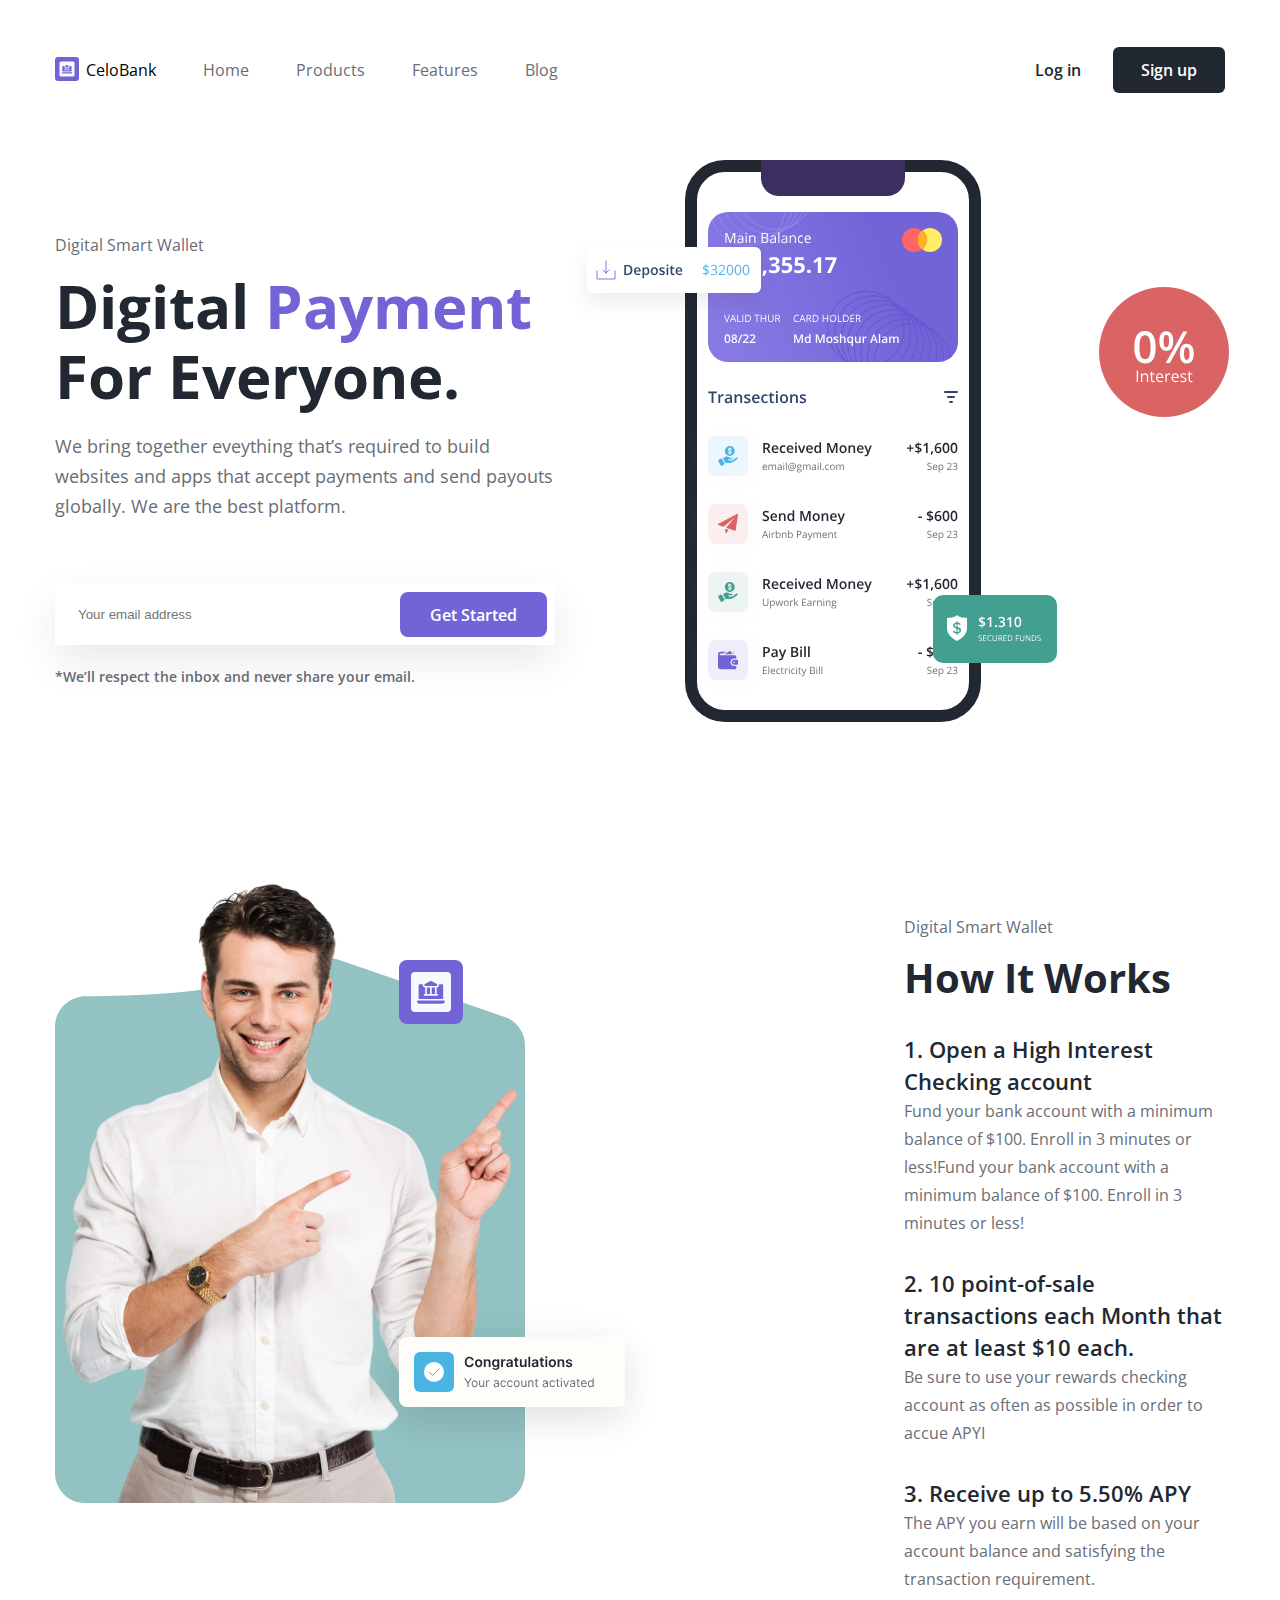
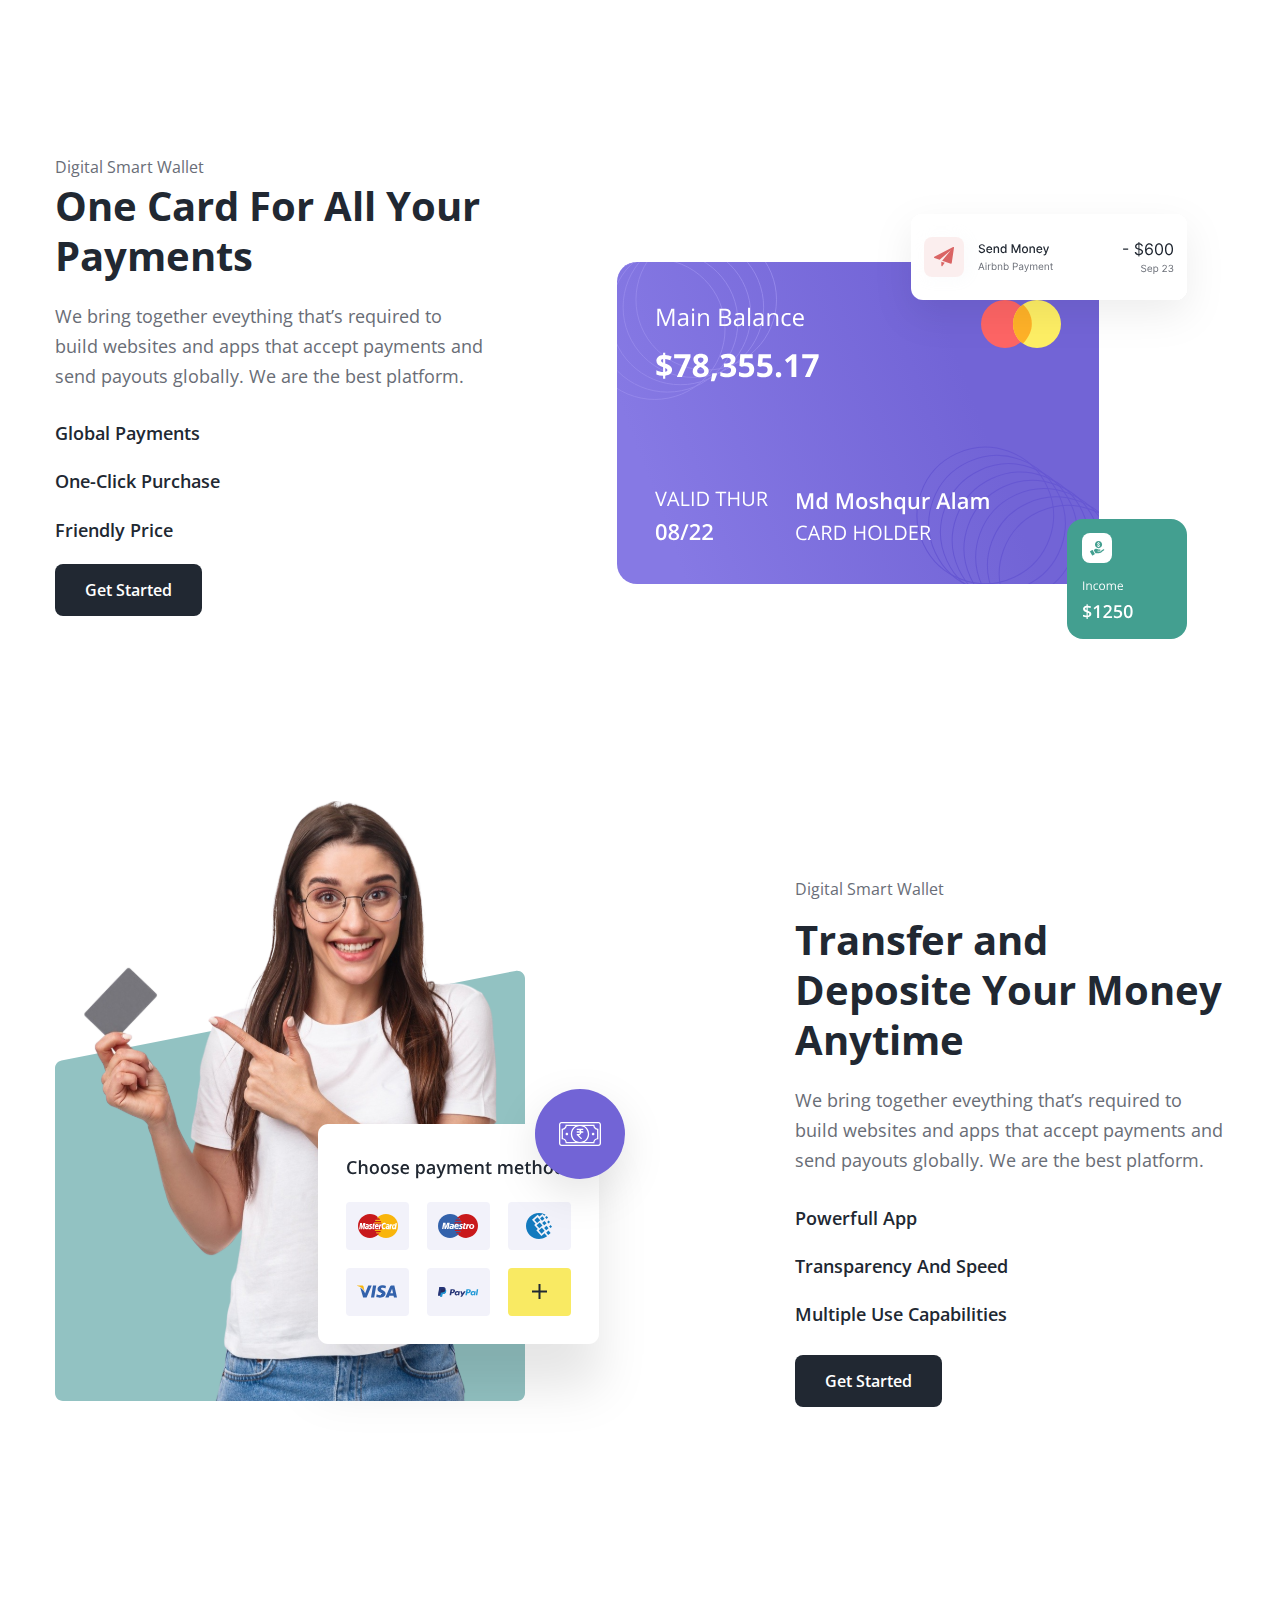
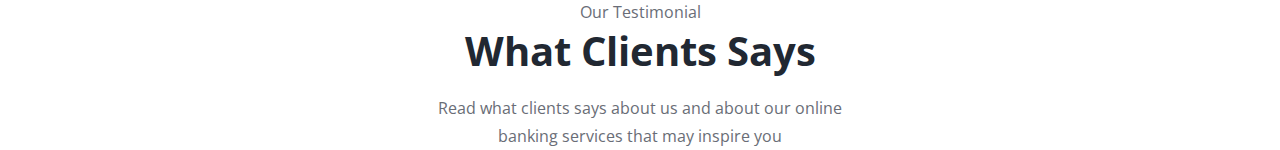
<file: index.html>
<!DOCTYPE html>
<html lang="en">
    <head>
        <link rel="preconnect" href="https://fonts.googleapis.com" />
        <link rel="preconnect" href="https://fonts.gstatic.com" crossorigin />
        <link
            href="https://fonts.googleapis.com/css2?family=Open+Sans:ital,wght@0,300..800;1,300..800&display=swap"
            rel="stylesheet"
        />
        <meta charset="UTF-8" />
        <link rel="stylesheet" href="./assets/style.css" />
        <link rel="stylesheet" href="./assets/reset.css" />
        <link rel="stylesheet" href="./assets/grid.css" />
        <title>FoMinz project-5</title>
    </head>
    <body>
        <div class="container">
            <!-- nav -->

            <div class="nav">
                <div class="nav__logo">
                    <a href="" class="nav__img-logo">
                        <img src="./assets/img/logo.svg" alt="" />
                    </a>
                    <a href="" class="nav__logo-name">CeloBank</a>
                </div>

                <div class="nav__menu-list">
                    <ul>
                        <li>
                            <a href="#!">Home</a>
                        </li>
                        <li>
                            <a href="#!">Products</a>
                        </li>
                        <li>
                            <a href="#!">Features</a>
                        </li>
                        <li>
                            <a href="#!">Blog</a>
                        </li>
                    </ul>
                </div>

                <div class="nav__menu-sign">
                    <a href="" class="signin">Log in</a>
                    <a href="" class="signup">Sign up</a>
                </div>
            </div>
            <!-- End nav -->

            <!-- Hero -->
            <div class="row row-cols-md-2 row-cols-sm-1">
                <div class="col col-lg-5">
                    <div class="hero__content-left">
                        <p class="hero__content-wallet">Digital Smart Wallet</p>
                        <p class="hero__content-payment">
                            Digital
                            <b class="hero__content-only-text-payment"
                                >Payment</b
                            >
                            For Everyone.
                        </p>
                        <p class="hero__content-sub">
                            We bring together eveything that’s required to build
                            websites and apps that accept payments and send
                            payouts globally. We are the best platform.
                        </p>
                        <div class="hero__content-contact">
                            <input
                                type="text"
                                placeholder="Your email address"
                            />
                            <a href="#!" class="hero__contact-getstarted"
                                >Get Started</a
                            >
                        </div>
                    </div>
                    <p class="hero__note-small">
                        *We’ll respect the inbox and never share your email.
                    </p>
                </div>
                <div class="col col-lg-5 offset-1">
                    <div class="hero__content-right">
                        <img
                            src="./assets/img/Mobile Screen.svg"
                            alt=""
                            class="telephone"
                        />
                        <img
                            src="./assets/img/deposite.svg"
                            alt=""
                            class="depositet"
                        />
                        <img
                            src="./assets/img/interest.svg"
                            alt=""
                            class="interest"
                        />
                        <img
                            src="./assets/img/funds.svg"
                            alt=""
                            class="funds"
                        />
                    </div>
                </div>
            </div>
            <!-- End Hero -->

            <!-- How It Works -->
            <div class="row">
                <div class="col">
                    <div class="work__left">
                        <img
                            src="./assets/img/howitwork__character.svg"
                            alt=""
                            class="work__left-character"
                        />
                    </div>
                </div>
                <div class="col offset-2">
                    <div class="work__right">
                        <p class="work__right-sm-wallet">
                            Digital Smart Wallet
                        </p>
                        <h1 class="work__right-howitwork">How It Works</h1>
                        <h3 class="work__right-title">
                            1. Open a High Interest Checking account
                        </h3>
                        <p class="work__right-note">
                            Fund your bank account with a minimum balance of
                            $100. Enroll in 3 minutes or less!Fund your bank
                            account with a minimum balance of $100. Enroll in 3
                            minutes or less!
                        </p>
                        <h3 class="work__right-title">
                            2. 10 point-of-sale transactions each Month that are
                            at least $10 each.
                        </h3>
                        <p class="work__right-note">
                            Be sure to use your rewards checking account as
                            often as possible in order to accue APYI
                        </p>
                        <h3 class="work__right-title">
                            3. Receive up to 5.50% APY
                        </h3>
                        <p class="work__right-note">
                            The APY you earn will be based on your account
                            balance and satisfying the transaction requirement.
                        </p>
                    </div>
                </div>
            </div>
            <!-- End How It Works -->

            <!-- One Card For All Your Payments -->
            <div class="row">
                <div class="col">
                    <div class="onecard__left">
                        <p class="onecard__left-smwallet">
                            Digital Smart Wallet
                        </p>
                        <h1 class="onecard__left-title">
                            One Card For All Your Payments
                        </h1>
                        <p class="onecard__left-note">
                            We bring together eveything that’s required to build
                            websites and apps that accept payments and send
                            payouts globally. We are the best platform.
                        </p>
                        <div class="onecard__left-list">
                            <a href="#!" class="onecard__left-listcontent-first"
                                >Global Payments</a
                            >
                            <a href="#!" class="onecard__left-listcontent"
                                >One-Click Purchase</a
                            >
                            <a href="#!" class="onecard__left-listcontent"
                                >Friendly Price</a
                            >
                        </div>
                        <a href="#!" class="onecard__left-getstarted"
                            >Get Started</a
                        >
                    </div>
                </div>
                <div class="col offset-1">
                    <img
                        src="./assets/img/main blance.svg"
                        alt=""
                        class="mainbalance"
                    />
                </div>
            </div>

            <!-- End One Card For All Your Payments -->

            <!-- Transfer and Deposite Your Money Anytime -->
            <div class="row">
                <div class="col">
                    <div class="transfer__left">
                        <img
                            src="./assets/img/choose payment.svg"
                            alt=""
                            class="transfer__left-img"
                        />
                    </div>
                </div>
                <div class="col offset-1">
                    <div class="transfer__right">
                        <p class="transfer__right-smwallet">
                            Digital Smart Wallet
                        </p>
                        <h2 class="transfer__right-title">
                            Transfer and Deposite Your Money Anytime
                        </h2>
                        <p class="transfer__right-desc">
                            We bring together eveything that’s required to build
                            websites and apps that accept payments and send
                            payouts globally. We are the best platform.
                        </p>
                        <div class="transfer__right-list">
                            <a href="#!" class="transfer__right-menu-frist"
                                >Powerfull App</a
                            >
                            <a href="#!" class="transfer__right-menu"
                                >Transparency And Speed</a
                            >
                            <a href="#!" class="transfer__right-menu"
                                >Multiple Use Capabilities</a
                            >
                        </div>
                        <a href="#!" class="transfer__right-getstarted"
                            >Get Started</a
                        >
                    </div>
                </div>
            </div>
            <!-- End Transfer and Deposite Your Money Anytime -->

            <!-- What Clients Says -->
            <div class="our-testimonial-tittle">
                <p class="our-testimonial-tittle-sm">Our Testimonial</p>
                <h1 class="our-testimonial-tittle-lg">What Clients Says</h1>
                <p class="our-testimonial-tittle_desc">
                    Read what clients says about us and about our online banking
                    services that may inspire you
                </p>
            </div>
            <!-- End What Clients Says -->
        </div>
    </body>
</html>
</file>
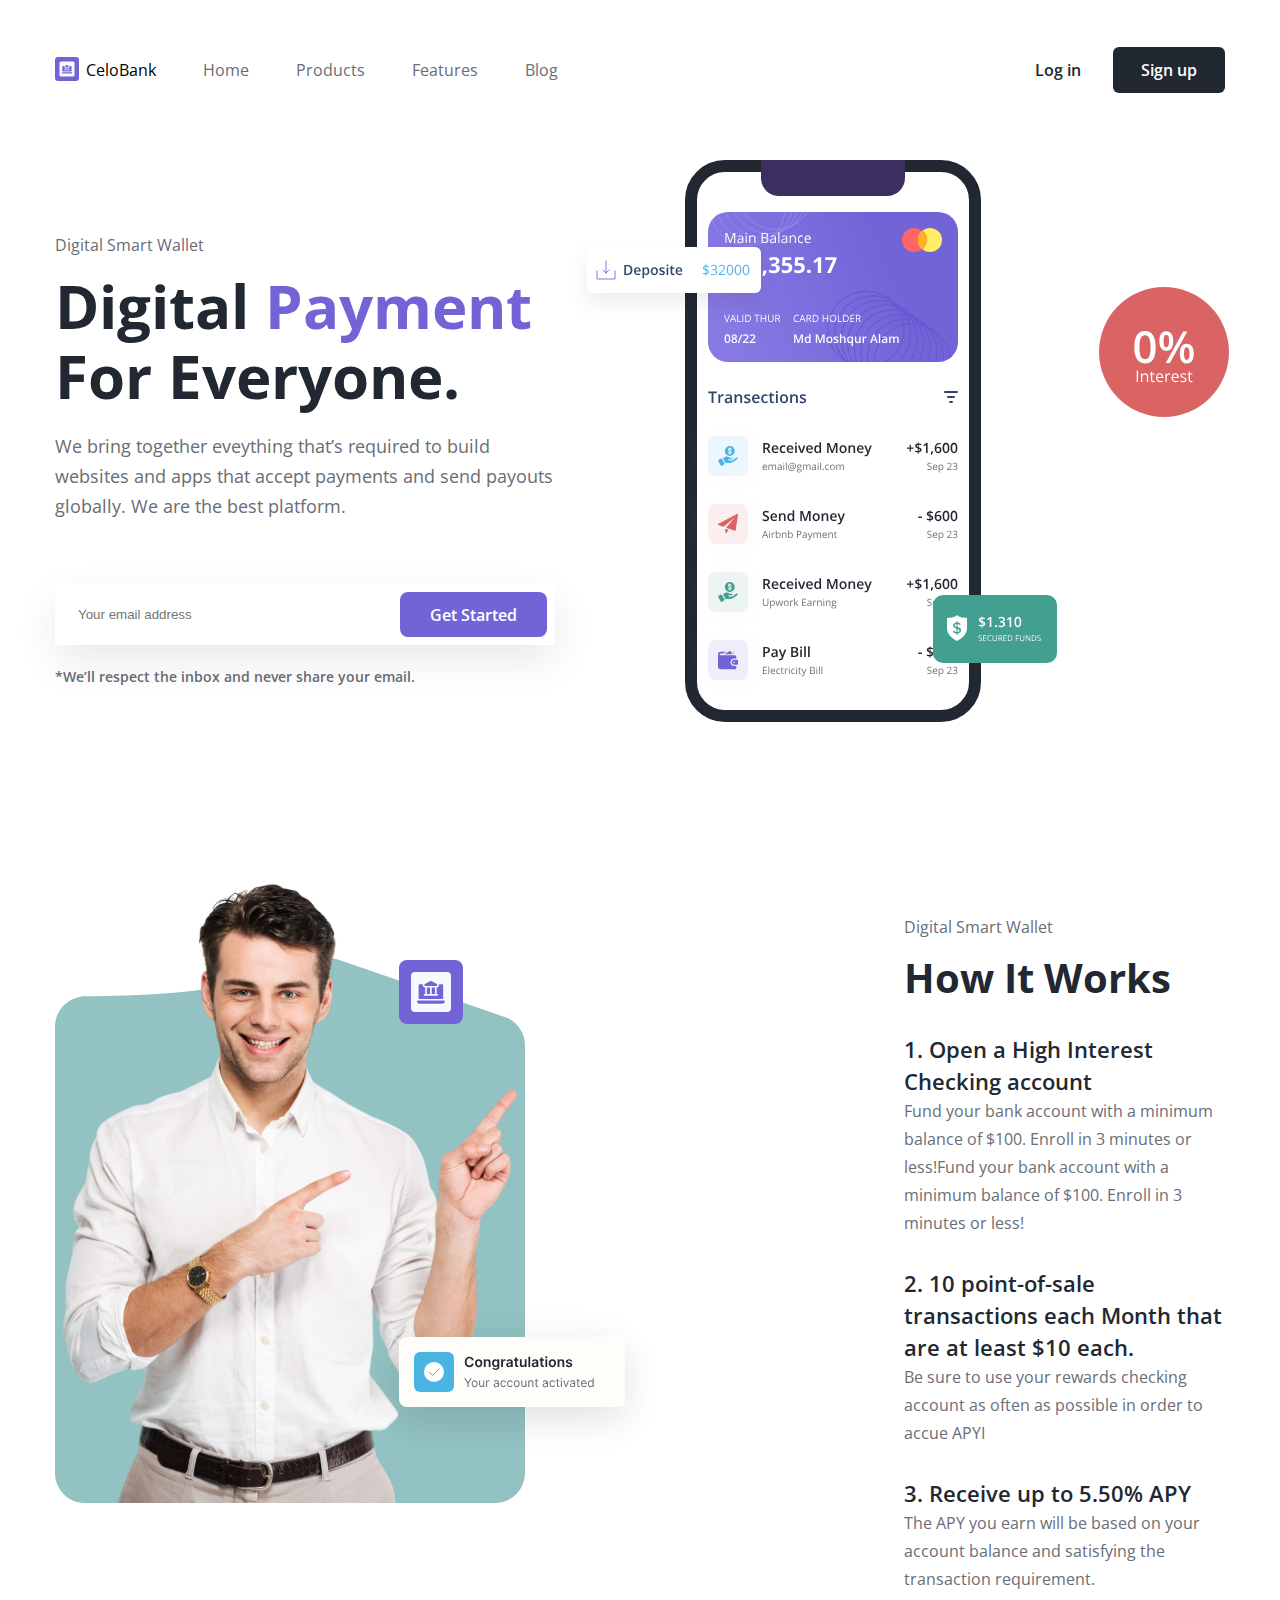
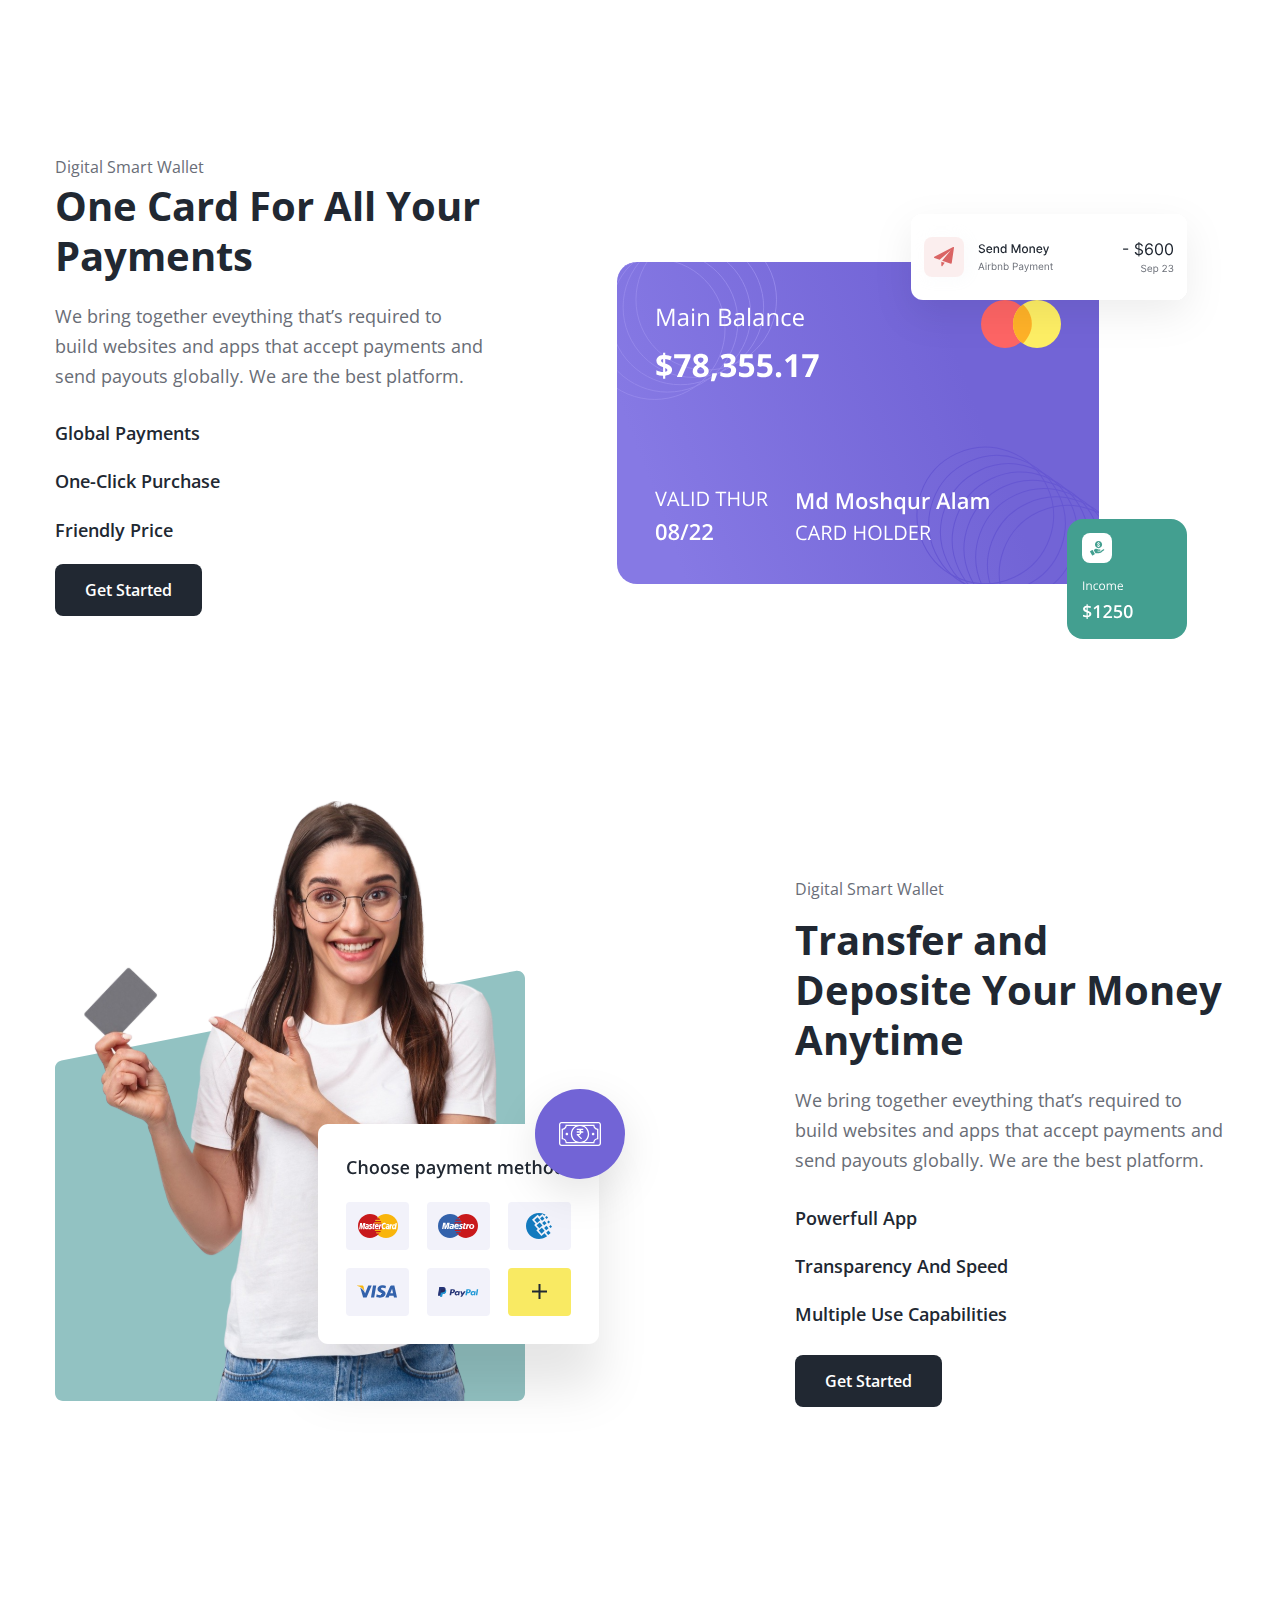
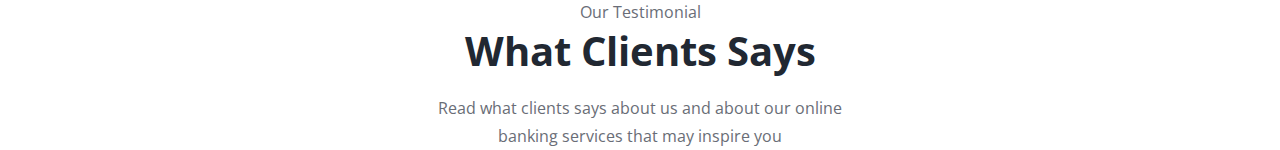
<file: main.html>
<!DOCTYPE html>
<html lang="en">
    <head>
        <link rel="preconnect" href="https://fonts.googleapis.com" />
        <link rel="preconnect" href="https://fonts.gstatic.com" crossorigin />
        <link
            href="https://fonts.googleapis.com/css2?family=Open+Sans:ital,wght@0,300..800;1,300..800&display=swap"
            rel="stylesheet"
        />
        <meta charset="UTF-8" />
        <link rel="stylesheet" href="./assets/style.css" />
        <link rel="stylesheet" href="./assets/reset.css" />
        <link rel="stylesheet" href="./assets/grid.css" />
        <title>FoMinzz project-5</title>
    </head>
    <body>
        <div class="container">
            <!-- nav -->

            <div class="nav">
                <div class="nav__logo">
                    <a href="" class="nav__img-logo">
                        <img src="./assets/img/logo.svg" alt="" />
                    </a>
                    <a href="" class="nav__logo-name">CeloBank</a>
                </div>

                <div class="nav__menu-list">
                    <ul>
                        <li>
                            <a href="#!">Home</a>
                        </li>
                        <li>
                            <a href="#!">Products</a>
                        </li>
                        <li>
                            <a href="#!">Features</a>
                        </li>
                        <li>
                            <a href="#!">Blog</a>
                        </li>
                    </ul>
                </div>

                <div class="nav__menu-sign">
                    <a href="" class="signin">Log in</a>
                    <a href="" class="signup">Sign up</a>
                </div>
            </div>
            <!-- End nav -->

            <!-- Hero -->
            <div class="row row-cols-md-2 row-cols-sm-1">
                <div class="col col-lg-5">
                    <div class="hero__content-left">
                        <p class="hero__content-wallet">Digital Smart Wallet</p>
                        <p class="hero__content-payment">
                            Digital
                            <b class="hero__content-only-text-payment"
                                >Payment</b
                            >
                            For Everyone.
                        </p>
                        <p class="hero__content-sub">
                            We bring together eveything that’s required to build
                            websites and apps that accept payments and send
                            payouts globally. We are the best platform.
                        </p>
                        <div class="hero__content-contact">
                            <input
                                type="text"
                                placeholder="Your email address"
                            />
                            <a href="#!" class="hero__contact-getstarted"
                                >Get Started</a
                            >
                        </div>
                    </div>
                    <p class="hero__note-small">
                        *We’ll respect the inbox and never share your email.
                    </p>
                </div>
                <div class="col col-lg-5 offset-1">
                    <div class="hero__content-right">
                        <img
                            src="./assets/img/Mobile Screen.svg"
                            alt=""
                            class="telephone"
                        />
                        <img
                            src="./assets/img/deposite.svg"
                            alt=""
                            class="depositet"
                        />
                        <img
                            src="./assets/img/interest.svg"
                            alt=""
                            class="interest"
                        />
                        <img
                            src="./assets/img/funds.svg"
                            alt=""
                            class="funds"
                        />
                    </div>
                </div>
            </div>
            <!-- End Hero -->

            <!-- How It Works -->
            <div class="row">
                <div class="col">
                    <div class="work__left">
                        <img
                            src="./assets/img/howitwork__character.svg"
                            alt=""
                            class="work__left-character"
                        />
                    </div>
                </div>
                <div class="col offset-2">
                    <div class="work__right">
                        <p class="work__right-sm-wallet">
                            Digital Smart Wallet
                        </p>
                        <h1 class="work__right-howitwork">How It Works</h1>
                        <h3 class="work__right-title">
                            1. Open a High Interest Checking account
                        </h3>
                        <p class="work__right-note">
                            Fund your bank account with a minimum balance of
                            $100. Enroll in 3 minutes or less!Fund your bank
                            account with a minimum balance of $100. Enroll in 3
                            minutes or less!
                        </p>
                        <h3 class="work__right-title">
                            2. 10 point-of-sale transactions each Month that are
                            at least $10 each.
                        </h3>
                        <p class="work__right-note">
                            Be sure to use your rewards checking account as
                            often as possible in order to accue APYI
                        </p>
                        <h3 class="work__right-title">
                            3. Receive up to 5.50% APY
                        </h3>
                        <p class="work__right-note">
                            The APY you earn will be based on your account
                            balance and satisfying the transaction requirement.
                        </p>
                    </div>
                </div>
            </div>
            <!-- End How It Works -->

            <!-- One Card For All Your Payments -->
            <div class="row">
                <div class="col">
                    <div class="onecard__left">
                        <p class="onecard__left-smwallet">
                            Digital Smart Wallet
                        </p>
                        <h1 class="onecard__left-title">
                            One Card For All Your Payments
                        </h1>
                        <p class="onecard__left-note">
                            We bring together eveything that’s required to build
                            websites and apps that accept payments and send
                            payouts globally. We are the best platform.
                        </p>
                        <div class="onecard__left-list">
                            <a href="#!" class="onecard__left-listcontent-first"
                                >Global Payments</a
                            >
                            <a href="#!" class="onecard__left-listcontent"
                                >One-Click Purchase</a
                            >
                            <a href="#!" class="onecard__left-listcontent"
                                >Friendly Price</a
                            >
                        </div>
                        <a href="#!" class="onecard__left-getstarted"
                            >Get Started</a
                        >
                    </div>
                </div>
                <div class="col offset-1">
                    <img
                        src="./assets/img/main blance.svg"
                        alt=""
                        class="mainbalance"
                    />
                </div>
            </div>

            <!-- End One Card For All Your Payments -->

            <!-- Transfer and Deposite Your Money Anytime -->
            <div class="row">
                <div class="col">
                    <div class="transfer__left">
                        <img
                            src="./assets/img/choose payment.svg"
                            alt=""
                            class="transfer__left-img"
                        />
                    </div>
                </div>
                <div class="col offset-1">
                    <div class="transfer__right">
                        <p class="transfer__right-smwallet">
                            Digital Smart Wallet
                        </p>
                        <h2 class="transfer__right-title">
                            Transfer and Deposite Your Money Anytime
                        </h2>
                        <p class="transfer__right-desc">
                            We bring together eveything that’s required to build
                            websites and apps that accept payments and send
                            payouts globally. We are the best platform.
                        </p>
                        <div class="transfer__right-list">
                            <a href="#!" class="transfer__right-menu-frist"
                                >Powerfull App</a
                            >
                            <a href="#!" class="transfer__right-menu"
                                >Transparency And Speed</a
                            >
                            <a href="#!" class="transfer__right-menu"
                                >Multiple Use Capabilities</a
                            >
                        </div>
                        <a href="#!" class="transfer__right-getstarted"
                            >Get Started</a
                        >
                    </div>
                </div>
            </div>
            <!-- End Transfer and Deposite Your Money Anytime -->

            <!-- What Clients Says -->
            <div class="our-testimonial-tittle">
                <p class="our-testimonial-tittle-sm">Our Testimonial</p>
                <h1 class="our-testimonial-tittle-lg">What Clients Says</h1>
                <p class="our-testimonial-tittle_desc">
                    Read what clients says about us and about our online banking
                    services that may inspire you
                </p>
            </div>
            <!-- End What Clients Says -->
        </div>
    </body>
</html>
</file>
<file: assets/style.css>
*,
::before ::after {
    box-sizing: border-box;
}
body {
    font-family: "Open Sans", sans-serif;
}

/*==================== Common ========================= */
a {
    text-decoration: none;
}

/*==================== End Common ========================= */

/*==================== Nav ========================= */

.nav {
    position: relative;
    display: flex;
    align-items: center;
    margin-top: 56px;
}

.nav__logo {
    display: flex;
    align-items: center;
}

.nav__logo img {
    width: 24px;
    height: 24px;
}

.nav__logo-name {
    margin-left: 7px;
}

.nav__logo a {
    color: #000;
}

.nav__menu-list ul {
    display: flex;
}

.nav__menu-list ul a {
    color: #696d76;
    font-size: 1rem;
    font-weight: 400;
    line-height: 1.75rem;
    margin-left: 47px;
}

.nav__menu-list ul a:hover {
    color: #212832;
    font-size: 1rem;
    font-weight: 600;
    border-bottom: 2px solid #7264d6;
    transition: ease-in-out 0.1s;
}

.nav__menu-sign {
    position: absolute;
    right: 0;
}

.signin {
    color: #212832;
    font-size: 1rem;
    font-weight: 600;
    line-height: 1.75rem;
}

.signup {
    color: #fff;
    font-size: 1rem;
    line-height: 1.75rem;
    font-weight: 600;
    padding: 12px 28px;
    background-color: #212832;
    border-radius: 6px;
    margin-left: 28px;
}

/*==================== EnD Nav ========================= */

/*==================== Hero ========================= */
.hero__content-left {
    margin-top: 9.19rem;
}

.hero__content-wallet {
    color: #696d77;
    font-size: 1rem;
    font-weight: 400;
    line-height: 1.75rem; /* 175% */
}

.hero__content-payment {
    color: #212832;
    font-size: 3.75rem;
    font-weight: 700;
    line-height: 4.375rem;
    margin-top: 0.75rem;
}

.hero__content-only-text-payment {
    color: #7264d6;
    font-size: 3.75rem;
    font-weight: 700;
    line-height: 4.375rem; /* 116.667% */
}

.hero__content-sub {
    margin-top: 1.25rem;
    color: #696d76;
    font-size: 1.125rem;
    font-weight: 400;
    line-height: 1.875rem;
}

.hero__content-contact {
    position: relative;
    margin-top: 3.94rem;
    border-radius: 0.5rem;
    background-color: #fff;
    box-shadow: 0px 16px 42px 0px rgba(0, 0, 0, 0.09);
    display: flex;
    justify-content: space-between;
}

.hero__content-contact input {
    border: none;
    width: 33rem;
    padding: 1.44rem;
}

.hero__contact-getstarted {
    position: absolute;
    top: 0.5rem;
    right: 0.5rem;
    bottom: 0.5rem;
    color: #fff;
    font-size: 1rem;
    font-weight: 600;
    padding: 0.94rem 1.88rem;
    border-radius: 0.5rem;
    background: #7264d6;
}

.hero__note-small {
    margin-top: 1.25rem;
    color: #696d76;
    font-size: 0.875rem;
    font-weight: 600;
    line-height: 1.5rem; /* 171.429% */
}

.hero__content-right {
    margin-top: 4.75rem;
    position: relative;
}

.depositet {
    position: absolute;
    top: 4.81rem;
    left: -7.4rem;
}

.interest {
    position: absolute;
    top: 7.95rem;
    right: -2.75rem;
}

.funds {
    position: absolute;
    bottom: 3.81rem;
    right: 8rem;
}

/*=================== End Hero ========================= */

/*=================== How It Work ========================= */
.work__left {
    margin-top: 10rem;
}

.work__right {
    margin-top: 11.8rem;
}
.work__right-sm-wallet {
    color: #696d77;
    font-size: 1rem;
    font-weight: 400;
    line-height: 1.75rem; /* 175% */
}

.work__right-howitwork {
    color: #212832;
    font-size: 2.5rem;
    font-weight: 700;
    margin-top: 0.75rem;
    line-height: 3.125rem; /* 125% */
}

.work__right-titlefirst {
    color: #212832;
    font-size: 1.375rem;
    font-weight: 600;
    line-height: 2rem; /* 145.455% */
    margin-top: 4.38rem;
}

.work__right-note {
    color: #696d76;
    font-size: 1rem;
    font-weight: 400;
    line-height: 1.75rem; /* 175% */
}

.work__right-title {
    color: #212832;
    font-size: 1.375rem;
    font-weight: 600;
    line-height: 2rem; /* 145.455% */
    margin-top: 1.87rem;
}

/*=================== End How It Work ========================= */

/*=================== Onecard ========================= */

.onecard__left {
    margin-top: 10rem;
}

.onecard__left-smwallet {
    color: #696d77;
    font-size: 1rem;
    font-weight: 400;
    line-height: 1.75rem; /* 175% */
    margin-top: 0.75rem;
}

.onecard__left-title {
    color: #212832;
    font-size: 2.5rem;
    font-weight: 700;
    line-height: 3.125rem; /* 125% */
}

.onecard__left-note {
    color: #696d76;
    font-size: 1.125rem;
    font-weight: 400;
    line-height: 1.875rem; /* 166.667% */
    margin-top: 1.25rem;
}

.onecard__left-list {
    display: flex;
    flex-direction: column;
    margin-top: 1.74rem;
    margin-bottom: 2.37rem;
}

.onecard__left-listcontent-first {
    color: #212832;
    font-size: 1.125rem;
    font-weight: 600;
    line-height: 1.875rem; /* 166.667% */
}

.onecard__left-listcontent {
    color: #212832;
    font-size: 1.125rem;
    font-weight: 600;
    line-height: 1.875rem; /* 166.667% */
    margin-top: 1.13rem;
}

.onecard__left-getstarted {
    color: #fff;
    font-size: 1rem;
    font-weight: 600;
    padding: 0.94rem 1.88rem;
    background: #212832;
    border-radius: 0.5rem;
}

.mainbalance {
    margin-top: 12.37rem;
}
/*=================== End Onecard ========================= */

/*=================== Transfer and Deposite Your Money Anytime ========================= */
.transfer__left {
    margin-top: 10rem;
}

.transfer__right {
    margin-top: 14.6rem;
}
.transfer__right-smwallet {
    color: #696d77;
    font-size: 1rem;
    font-weight: 400;
    line-height: 1.75rem; /* 175% */
}

.transfer__right-title {
    color: #212832;
    font-size: 2.5rem;
    font-weight: 700;
    line-height: 3.125rem; /* 125% */
    margin-top: 0.75rem;
}

.transfer__right-desc {
    color: #696d76;
    font-size: 1.125rem;
    font-weight: 400;
    line-height: 1.875rem; /* 166.667% */
    margin-top: 1.25rem;
}

.transfer__right-list {
    display: flex;
    flex-direction: column;
    margin-top: 1.75rem;
    margin-bottom: 2.37rem;
}

.transfer__right-list a {
    color: #212832;
    font-size: 1.125rem;
    font-weight: 600;
    line-height: 1.875rem; /* 166.667% */
}

.transfer__right-menu {
    margin-top: 1.12rem;
}

.transfer__right-getstarted {
    color: #fff;
    font-size: 1rem;
    font-weight: 600;
    line-height: 1.75rem; /* 175% */
    padding: 0.94rem 1.87rem;
    border-radius: 0.5rem;
    background: #212832;
}
/*=================== End Transfer and Deposite Your Money Anytime ========================= */

/*=================== What Clients Says ========================= */
.our-testimonial-tittle {
    display: flex;
    flex-direction: column;
    align-items: center;
    margin-top: 10rem;
    text-align: center;
}

.our-testimonial-tittle-sm {
    color: #696d77;
    font-size: 1rem;
    font-weight: 400;
    line-height: 1.75rem; /* 175% */
}

.our-testimonial-tittle-lg {
    color: #212832;
    font-size: 2.5rem;
    font-weight: 700;
    line-height: 3.125rem; /* 125% */
}

.our-testimonial-tittle_desc {
    margin-top: 1.12rem;
    color: #696d76;
    font-size: 1rem;
    font-weight: 400;
    line-height: 1.75rem; /* 175% */
    max-width: 27.1875rem;
}
/*=================== End What Clients Says ========================= */
</file>
<file: assets/grid.css>
/* X-Small devices (portrait phones, less than 576px) */
/* No media query for `xs` since this is the default in Bootstrap */
.container,
.container-fluid {
    --column-size: 12;
    --spacer: 10px;

    width: 100%;
    margin-left: auto;
    margin-right: auto;
    padding-left: calc(var(--spacer) / 2);
    padding-right: calc(var(--spacer) / 2);
}

.row {
    display: flex;
    flex-wrap: wrap;
    margin-left: calc(-1 * var(--spacer) / 2);
    margin-right: calc(-1 * var(--spacer) / 2);
}

.col {
    flex: 1 0;
}

.g-0 {
    --spacer: 0;
}

.row > [class*="offset-"] {
    margin-left: calc(100% / var(--column-size) * var(--offset-number));
}

.offset-0 {
    --offset-number: 0;
}

.offset-1 {
    --offset-number: 1;
}

.offset-2 {
    --offset-number: 2;
}

.offset-3 {
    --offset-number: 3;
}

.offset-4 {
    --offset-number: 4;
}

.offset-5 {
    --offset-number: 5;
}

.offset-6 {
    --offset-number: 6;
}

.offset-7 {
    --offset-number: 7;
}

.offset-8 {
    --offset-number: 8;
}

.offset-9 {
    --offset-number: 9;
}

.offset-10 {
    --offset-number: 10;
}

.offset-11 {
    --offset-number: 11;
}

.col,
.row[class*="row-cols-"] > *,
.row > [class*="col-"] {
    padding-left: calc(var(--spacer) / 2);
    padding-right: calc(var(--spacer) / 2);
}

.row[class*="row-cols-"] > *,
.row > [class*="col-"] {
    flex: 0 0 auto;
}

.row[class*="row-cols-"] > * {
    width: calc(100% / var(--row-cols-number));
}

.row-cols-1 > * {
    --row-cols-number: 1;
}

.row-cols-2 > * {
    --row-cols-number: 2;
}

.row-cols-3 > * {
    --row-cols-number: 3;
}

.row-cols-4 > * {
    --row-cols-number: 4;
}

.row-cols-5 > * {
    --row-cols-number: 5;
}

.row-cols-6 > * {
    --row-cols-number: 6;
}

.row > [class*="col-"] {
    width: calc(100% / var(--column-size) * var(--column-number));
}

.col-1 {
    --column-number: 1;
}

.col-2 {
    --column-number: 2;
}

.col-3 {
    --column-number: 3;
}

.col-4 {
    --column-number: 4;
}

.col-5 {
    --column-number: 5;
}

.col-6 {
    --column-number: 6;
}

.col-7 {
    --column-number: 7;
}

.col-8 {
    --column-number: 8;
}

.col-9 {
    --column-number: 9;
}

.col-10 {
    --column-number: 10;
}

.col-11 {
    --column-number: 11;
}

.col-12 {
    --column-number: 12;
}

/* Small devices (landscape phones, 576px and up) */
@media (min-width: 576px) {
    .container {
        --spacer: 24px;

        max-width: 540px;
    }

    .g-sm-0 {
        --spacer: 0;
    }

    .offset-sm-0 {
        --offset-number: 0;
    }

    .offset-sm-1 {
        --offset-number: 1;
    }

    .offset-sm-2 {
        --offset-number: 2;
    }

    .offset-sm-3 {
        --offset-number: 3;
    }

    .offset-sm-4 {
        --offset-number: 4;
    }

    .offset-sm-5 {
        --offset-number: 5;
    }

    .offset-sm-6 {
        --offset-number: 6;
    }

    .offset-sm-7 {
        --offset-number: 7;
    }

    .offset-sm-8 {
        --offset-number: 8;
    }

    .offset-sm-9 {
        --offset-number: 9;
    }

    .offset-sm-10 {
        --offset-number: 10;
    }

    .offset-sm-11 {
        --offset-number: 11;
    }

    .col-sm-1 {
        --column-number: 1;
    }

    .col-sm-2 {
        --column-number: 2;
    }

    .col-sm-3 {
        --column-number: 3;
    }

    .col-sm-4 {
        --column-number: 4;
    }

    .col-sm-5 {
        --column-number: 5;
    }

    .col-sm-6 {
        --column-number: 6;
    }

    .col-sm-7 {
        --column-number: 7;
    }

    .col-sm-8 {
        --column-number: 8;
    }

    .col-sm-9 {
        --column-number: 9;
    }

    .col-sm-10 {
        --column-number: 10;
    }

    .col-sm-11 {
        --column-number: 11;
    }

    .col-sm-12 {
        --column-number: 12;
    }

    .row-cols-sm-1 > * {
        --row-cols-number: 1;
    }

    .row-cols-sm-2 > * {
        --row-cols-number: 2;
    }

    .row-cols-sm-3 > * {
        --row-cols-number: 3;
    }

    .row-cols-sm-4 > * {
        --row-cols-number: 4;
    }

    .row-cols-sm-5 > * {
        --row-cols-number: 5;
    }

    .row-cols-sm-6 > * {
        --row-cols-number: 6;
    }
}

/* Medium devices (tablets, 768px and up) */
@media (min-width: 768px) {
    .container {
        max-width: 720px;
    }

    .g-md-0 {
        --spacer: 0;
    }

    .offset-md-0 {
        --offset-number: 0;
    }

    .offset-md-1 {
        --offset-number: 1;
    }

    .offset-md-2 {
        --offset-number: 2;
    }

    .offset-md-3 {
        --offset-number: 3;
    }

    .offset-md-4 {
        --offset-number: 4;
    }

    .offset-md-5 {
        --offset-number: 5;
    }

    .offset-md-6 {
        --offset-number: 6;
    }

    .offset-md-7 {
        --offset-number: 7;
    }

    .offset-md-8 {
        --offset-number: 8;
    }

    .offset-md-9 {
        --offset-number: 9;
    }

    .offset-md-10 {
        --offset-number: 10;
    }

    .offset-md-11 {
        --offset-number: 11;
    }

    .col-md-1 {
        --column-number: 1;
    }

    .col-md-2 {
        --column-number: 2;
    }

    .col-md-3 {
        --column-number: 3;
    }

    .col-md-4 {
        --column-number: 4;
    }

    .col-md-5 {
        --column-number: 5;
    }

    .col-md-6 {
        --column-number: 6;
    }

    .col-md-7 {
        --column-number: 7;
    }

    .col-md-8 {
        --column-number: 8;
    }

    .col-md-9 {
        --column-number: 9;
    }

    .col-md-10 {
        --column-number: 10;
    }

    .col-md-11 {
        --column-number: 11;
    }

    .col-md-12 {
        --column-number: 12;
    }

    .row-cols-md-1 > * {
        --row-cols-number: 1;
    }

    .row-cols-md-2 > * {
        --row-cols-number: 2;
    }

    .row-cols-md-3 > * {
        --row-cols-number: 3;
    }

    .row-cols-md-4 > * {
        --row-cols-number: 4;
    }

    .row-cols-md-5 > * {
        --row-cols-number: 5;
    }

    .row-cols-md-6 > * {
        --row-cols-number: 6;
    }
}

/* Large devices (desktops, 992px and up) */
@media (min-width: 992px) {
    .container {
        --spacer: 30px;

        max-width: 960px;
    }

    .g-lg-0 {
        --spacer: 0;
    }

    .offset-lg-0 {
        --offset-number: 0;
    }

    .offset-lg-1 {
        --offset-number: 1;
    }

    .offset-lg-2 {
        --offset-number: 2;
    }

    .offset-lg-3 {
        --offset-number: 3;
    }

    .offset-lg-4 {
        --offset-number: 4;
    }

    .offset-lg-5 {
        --offset-number: 5;
    }

    .offset-lg-6 {
        --offset-number: 6;
    }

    .offset-lg-7 {
        --offset-number: 7;
    }

    .offset-lg-8 {
        --offset-number: 8;
    }

    .offset-lg-9 {
        --offset-number: 9;
    }

    .offset-lg-10 {
        --offset-number: 10;
    }

    .offset-lg-11 {
        --offset-number: 11;
    }

    .col-lg-1 {
        --column-number: 1;
    }

    .col-lg-2 {
        --column-number: 2;
    }

    .col-lg-3 {
        --column-number: 3;
    }

    .col-lg-4 {
        --column-number: 4;
    }

    .col-lg-5 {
        --column-number: 5;
    }

    .col-lg-6 {
        --column-number: 6;
    }

    .col-lg-7 {
        --column-number: 7;
    }

    .col-lg-8 {
        --column-number: 8;
    }

    .col-lg-9 {
        --column-number: 9;
    }

    .col-lg-10 {
        --column-number: 10;
    }

    .col-lg-11 {
        --column-number: 11;
    }

    .col-lg-12 {
        --column-number: 12;
    }

    .row-cols-lg-1 > * {
        --row-cols-number: 1;
    }

    .row-cols-lg-2 > * {
        --row-cols-number: 2;
    }

    .row-cols-lg-3 > * {
        --row-cols-number: 3;
    }

    .row-cols-lg-4 > * {
        --row-cols-number: 4;
    }

    .row-cols-lg-5 > * {
        --row-cols-number: 5;
    }

    .row-cols-lg-6 > * {
        --row-cols-number: 6;
    }
}

/* X-Large devices (large desktops, 1200px and up) */
@media (min-width: 1200px) {
    .container {
        max-width: 1170px;
    }

    .g-xl-0 {
        --spacer: 0;
    }

    .offset-xl-0 {
        --offset-number: 0;
    }

    .offset-xl-1 {
        --offset-number: 1;
    }

    .offset-xl-2 {
        --offset-number: 2;
    }

    .offset-xl-3 {
        --offset-number: 3;
    }

    .offset-xl-4 {
        --offset-number: 4;
    }

    .offset-xl-5 {
        --offset-number: 5;
    }

    .offset-xl-6 {
        --offset-number: 6;
    }

    .offset-xl-7 {
        --offset-number: 7;
    }

    .offset-xl-8 {
        --offset-number: 8;
    }

    .offset-xl-9 {
        --offset-number: 9;
    }

    .offset-xl-10 {
        --offset-number: 10;
    }

    .offset-xl-11 {
        --offset-number: 11;
    }

    .col-xl-1 {
        --column-number: 1;
    }

    .col-xl-2 {
        --column-number: 2;
    }

    .col-xl-3 {
        --column-number: 3;
    }

    .col-xl-4 {
        --column-number: 4;
    }

    .col-xl-5 {
        --column-number: 5;
    }

    .col-xl-6 {
        --column-number: 6;
    }

    .col-xl-7 {
        --column-number: 7;
    }

    .col-xl-8 {
        --column-number: 8;
    }

    .col-xl-9 {
        --column-number: 9;
    }

    .col-xl-10 {
        --column-number: 10;
    }

    .col-xl-11 {
        --column-number: 11;
    }

    .col-xl-12 {
        --column-number: 12;
    }

    .row-cols-xl-1 > * {
        --row-cols-number: 1;
    }

    .row-cols-xl-2 > * {
        --row-cols-number: 2;
    }

    .row-cols-xl-3 > * {
        --row-cols-number: 3;
    }

    .row-cols-xl-4 > * {
        --row-cols-number: 4;
    }

    .row-cols-xl-5 > * {
        --row-cols-number: 5;
    }

    .row-cols-xl-6 > * {
        --row-cols-number: 6;
    }
}

/* XX-Large devices (larger desktops, 1400px and up) */
@media (min-width: 1400px) {
    .container {
        max-width: 1320px;
    }

    .g-xxl-0 {
        --spacer: 0;
    }

    .offset-xxl-0 {
        --offset-number: 0;
    }

    .offset-xxl-1 {
        --offset-number: 1;
    }

    .offset-xxl-2 {
        --offset-number: 2;
    }

    .offset-xxl-3 {
        --offset-number: 3;
    }

    .offset-xxl-4 {
        --offset-number: 4;
    }

    .offset-xxl-5 {
        --offset-number: 5;
    }

    .offset-xxl-6 {
        --offset-number: 6;
    }

    .offset-xxl-7 {
        --offset-number: 7;
    }

    .offset-xxl-8 {
        --offset-number: 8;
    }

    .offset-xxl-9 {
        --offset-number: 9;
    }

    .offset-xxl-10 {
        --offset-number: 10;
    }

    .offset-xxl-11 {
        --offset-number: 11;
    }

    .col-xxl-1 {
        --column-number: 1;
    }

    .col-xxl-2 {
        --column-number: 2;
    }

    .col-xxl-3 {
        --column-number: 3;
    }

    .col-xxl-4 {
        --column-number: 4;
    }

    .col-xxl-5 {
        --column-number: 5;
    }

    .col-xxl-6 {
        --column-number: 6;
    }

    .col-xxl-7 {
        --column-number: 7;
    }

    .col-xxl-8 {
        --column-number: 8;
    }

    .col-xxl-9 {
        --column-number: 9;
    }

    .col-xxl-10 {
        --column-number: 10;
    }

    .col-xxl-11 {
        --column-number: 11;
    }

    .col-xxl-12 {
        --column-number: 12;
    }

    .row-cols-xxl-1 > * {
        --row-cols-number: 1;
    }

    .row-cols-xxl-2 > * {
        --row-cols-number: 2;
    }

    .row-cols-xxl-3 > * {
        --row-cols-number: 3;
    }

    .row-cols-xxl-4 > * {
        --row-cols-number: 4;
    }

    .row-cols-xxl-5 > * {
        --row-cols-number: 5;
    }

    .row-cols-xxl-6 > * {
        --row-cols-number: 6;
    }
}
</file>
